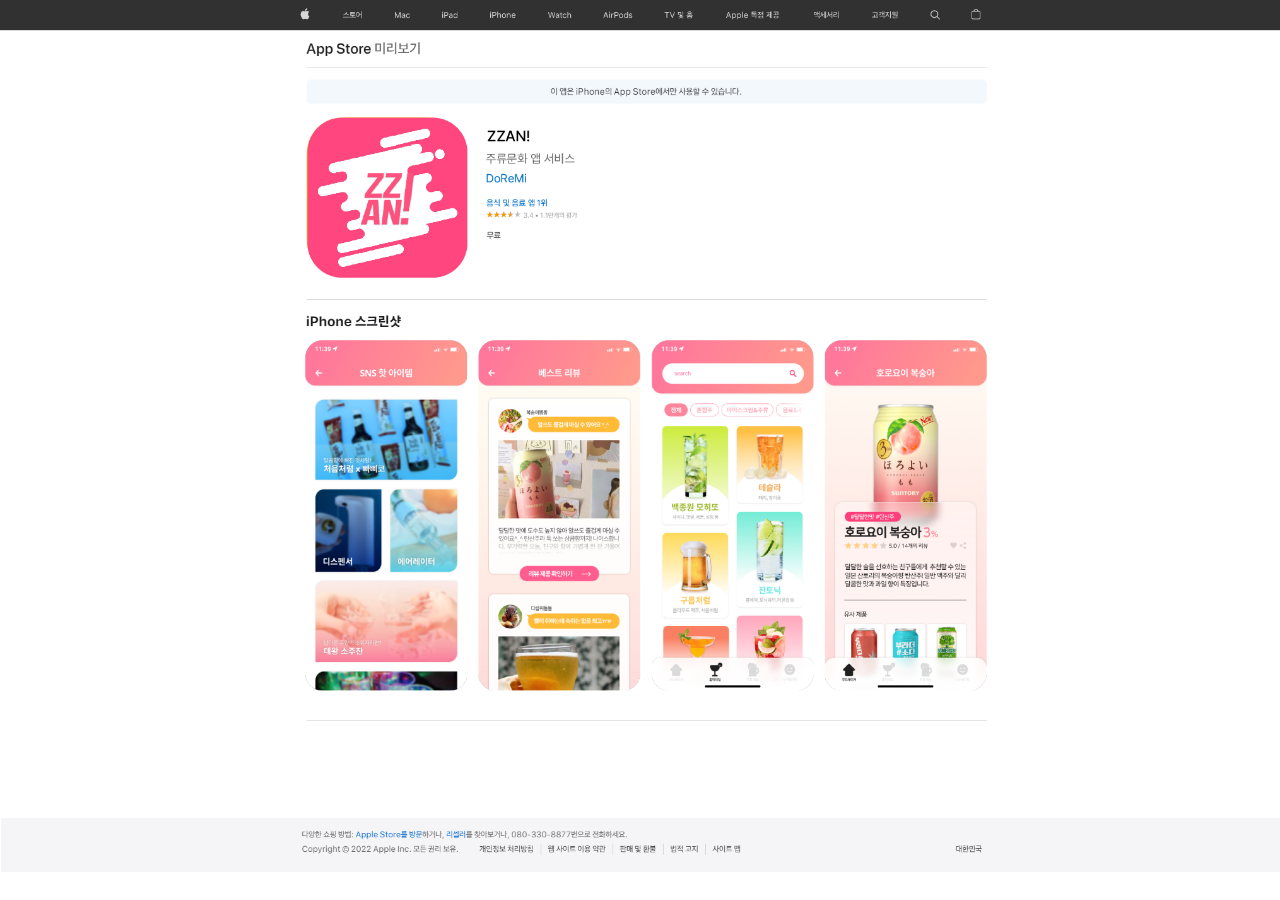
<file: app_store.html>
<!DOCTYPE html>
<html lang="en">
<head>
    <meta charset="UTF-8">
    <meta http-equiv="X-UA-Compatible" content="IE=edge">
    <meta name="viewport" content="width=device-width, initial-scale=1.0">
    <title>App Store에서 제공하는 ZZAN!</title>
</head>
<style>
    *{
        margin: 0;
        padding: 0;
    }
    img{
        width: 100%
    }
</style>
<body>
    <img src="./img/app_store.png" alt="앱스토어 ZZAN!">
</body>
</html>
</file>
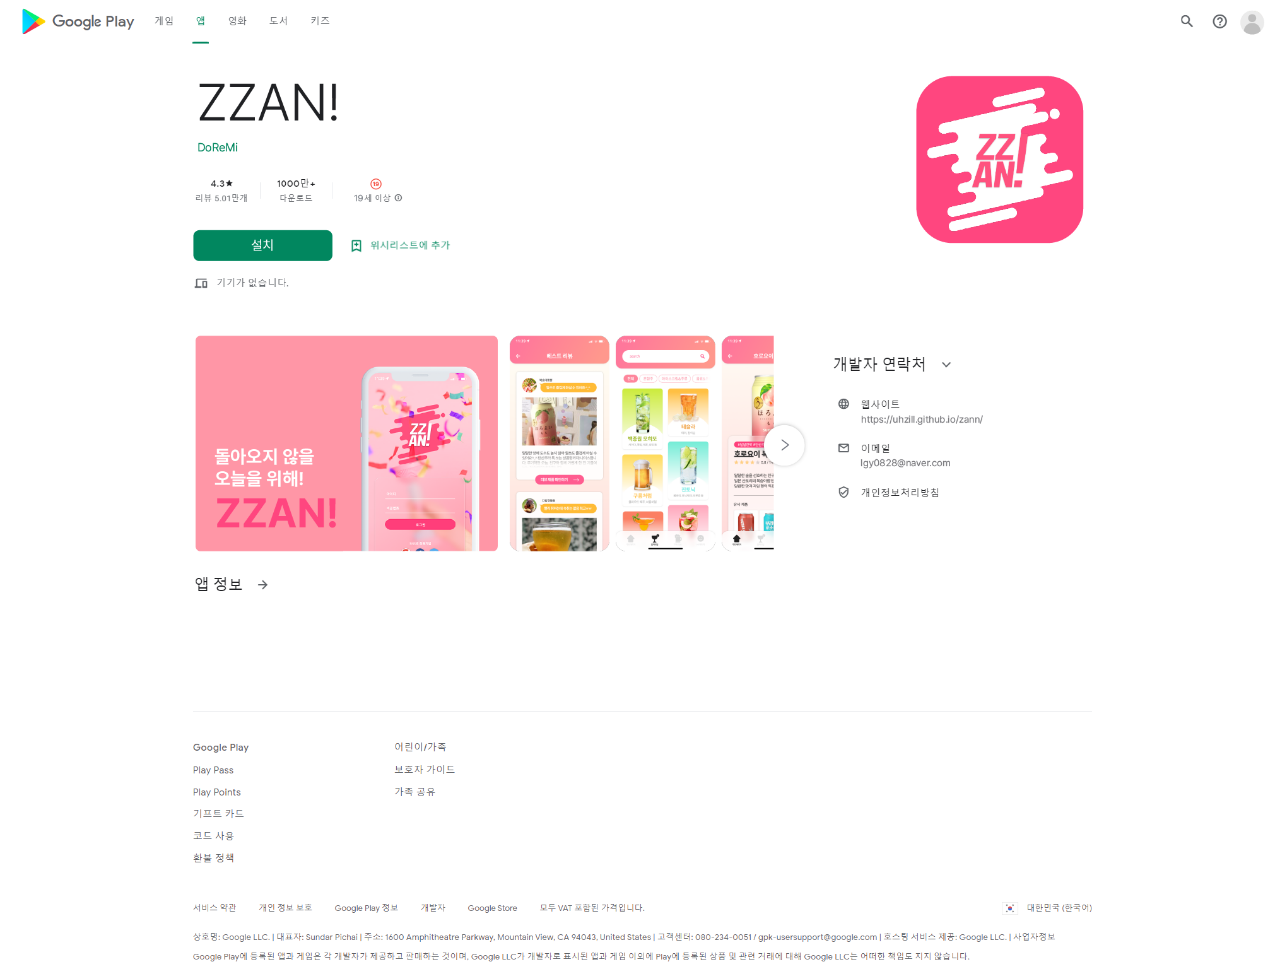
<file: google_play.html>
<!DOCTYPE html>
<html lang="en">
<head>
    <meta charset="UTF-8">
    <meta http-equiv="X-UA-Compatible" content="IE=edge">
    <meta name="viewport" content="width=device-width, initial-scale=1.0">
    <title>ZZAN! - Google Play</title>
</head>
<style>
    *{
        margin: 0;
        padding: 0;
    }
    img{
        width: 100%
    }
</style>
<body>
    <img src="./img/google_play.png" alt="플레이스토어 ZZAN!">
</body>
</html>
</file>
